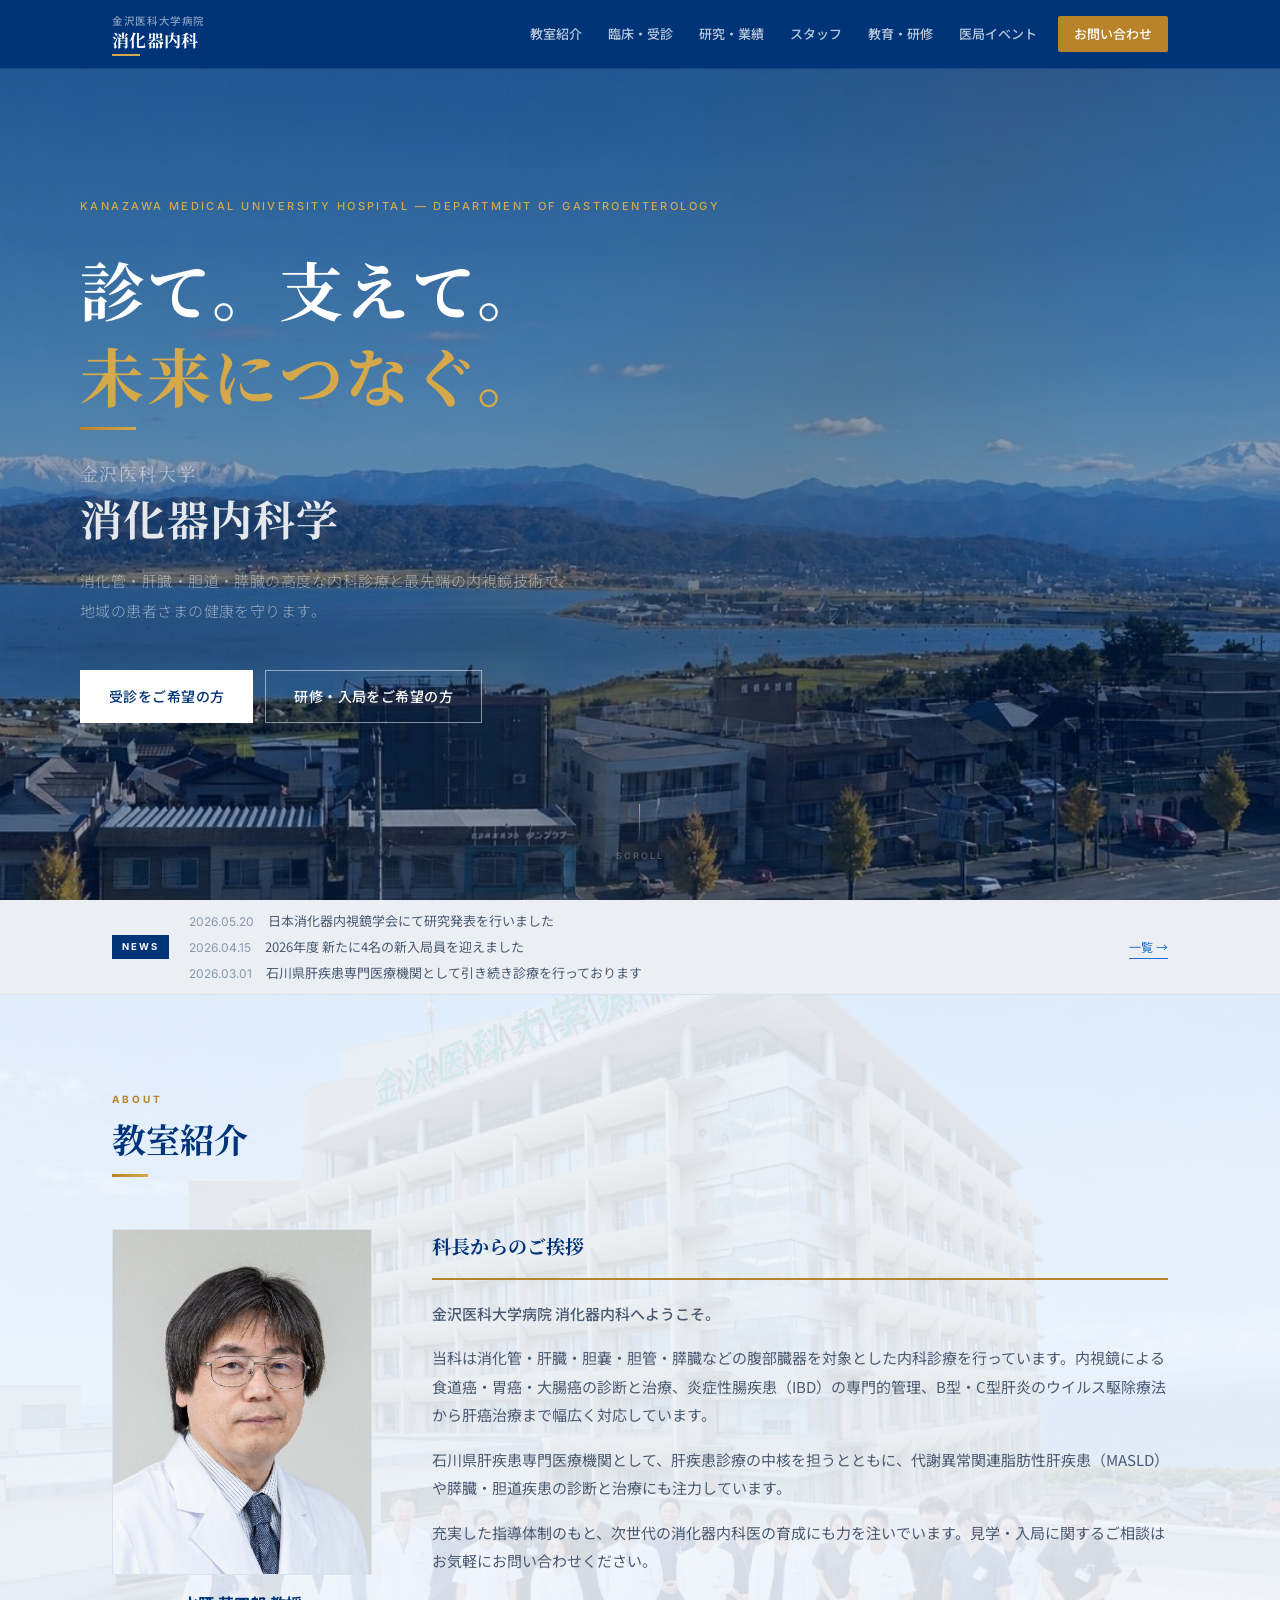
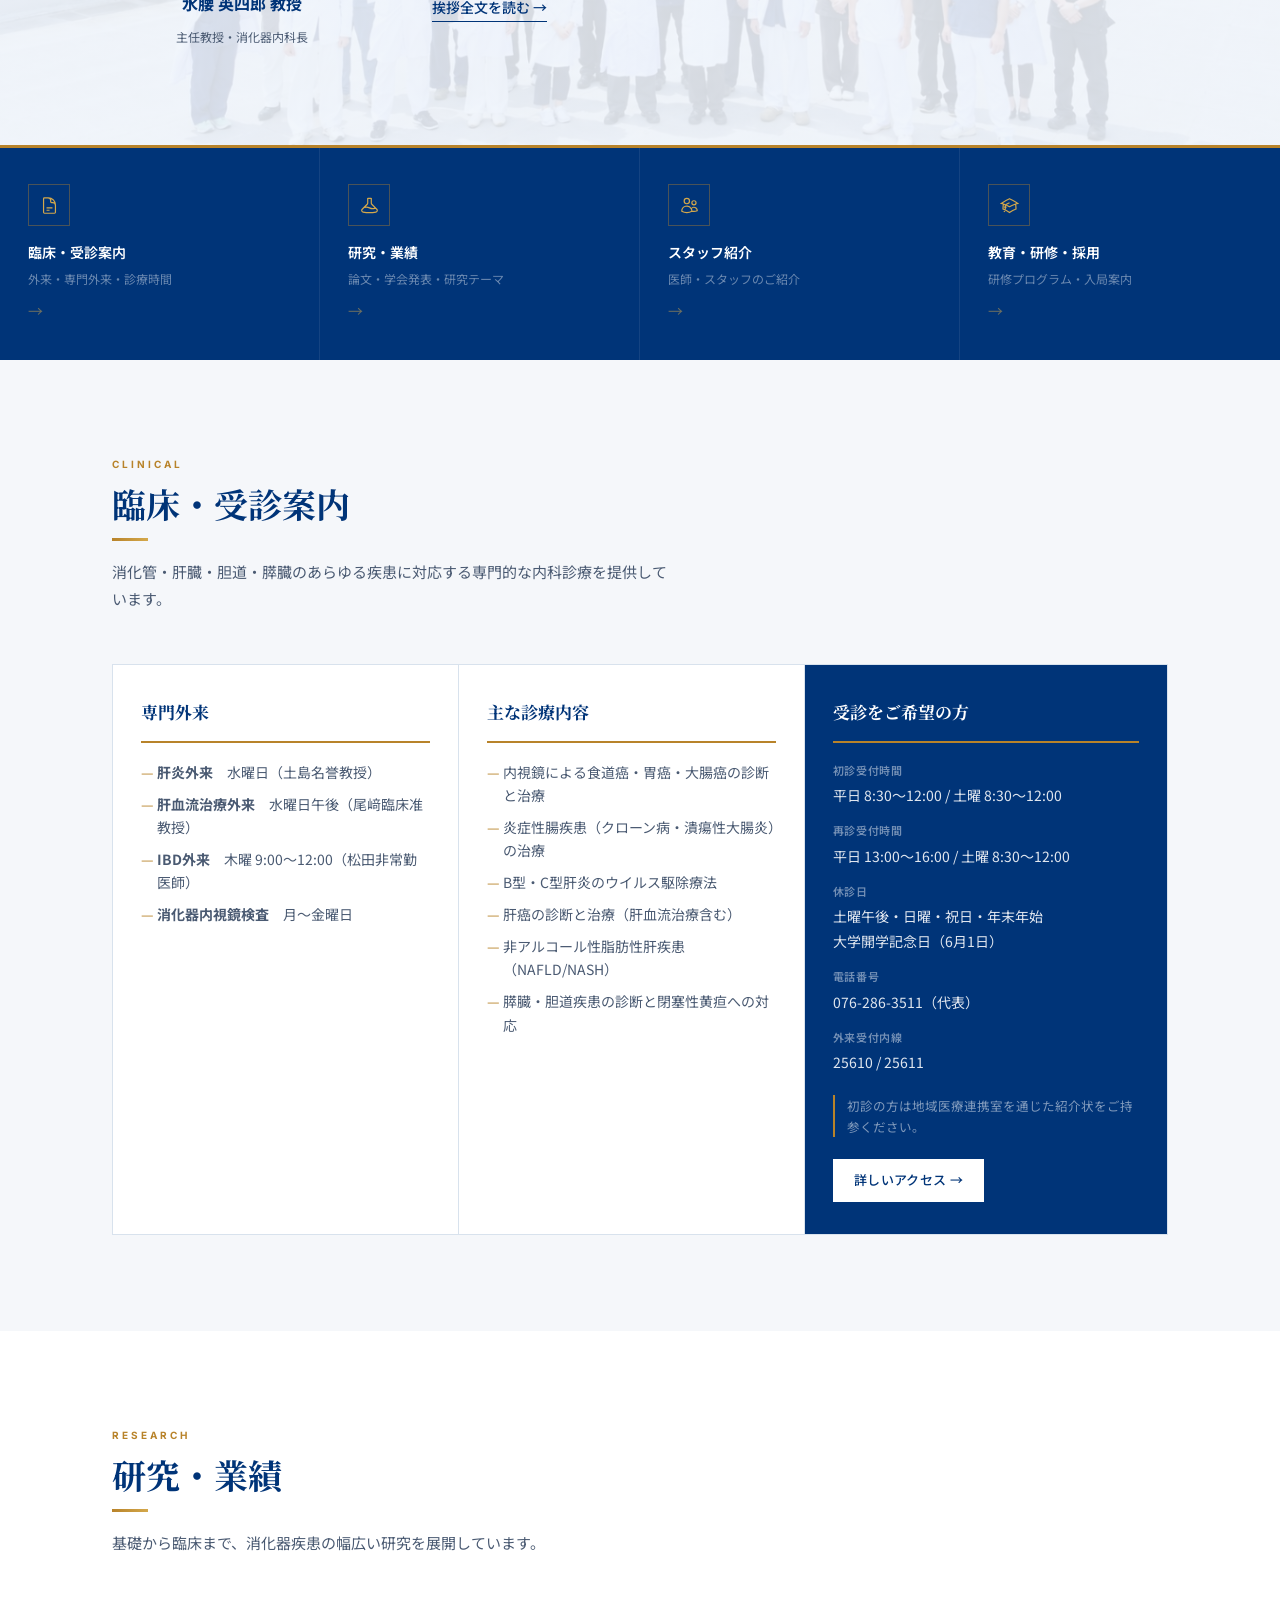
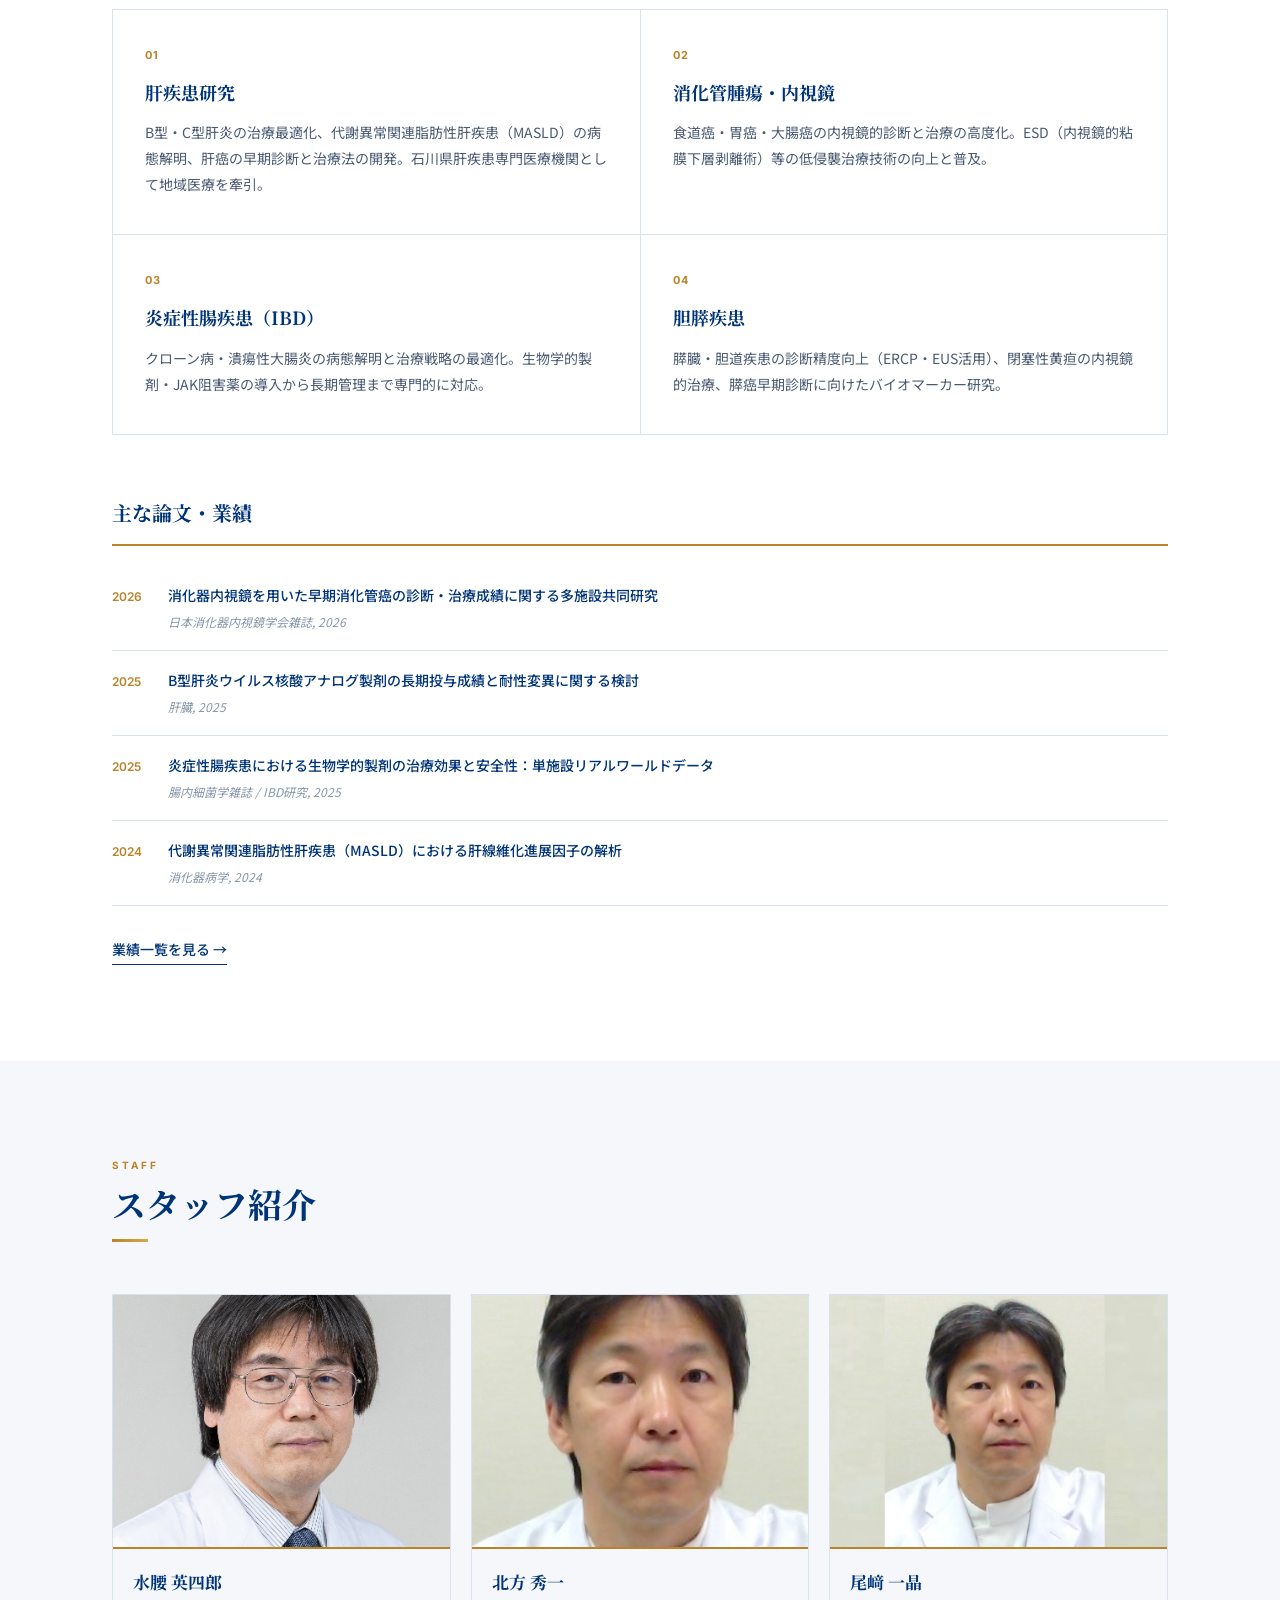
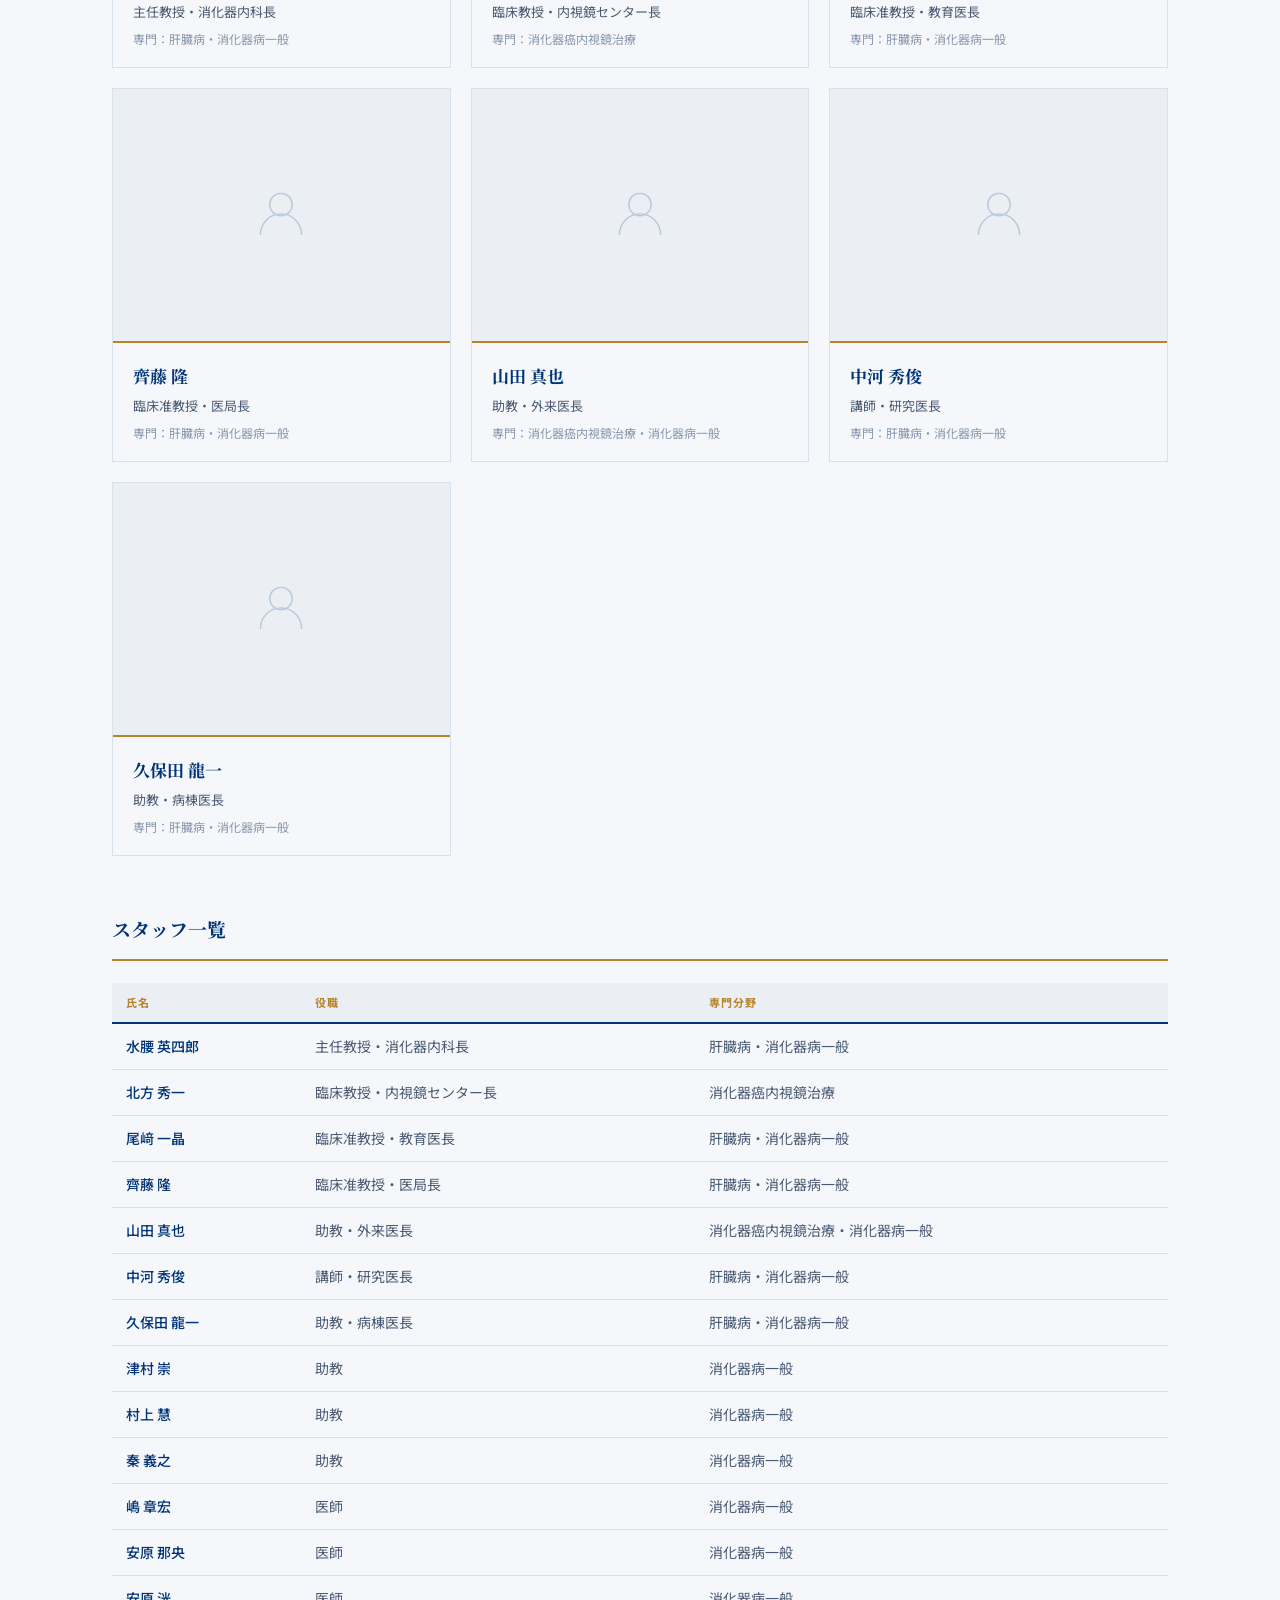
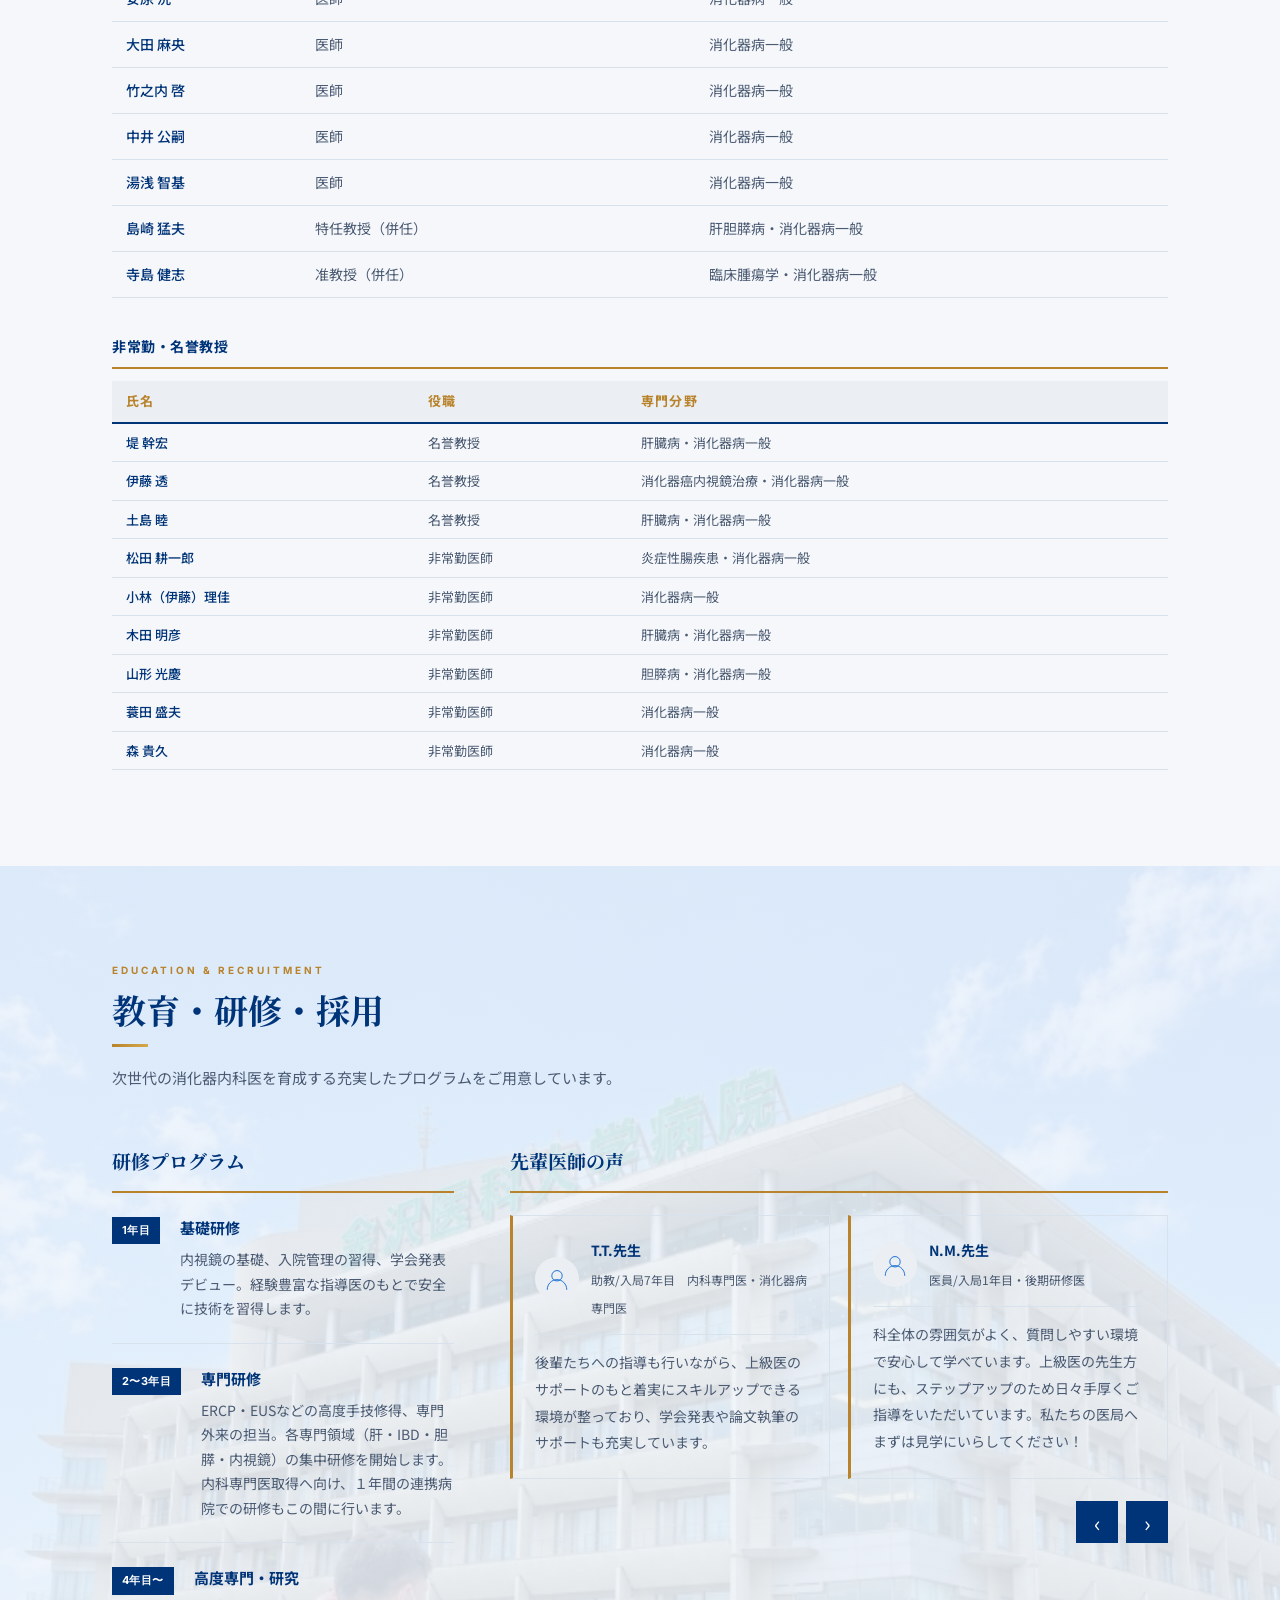
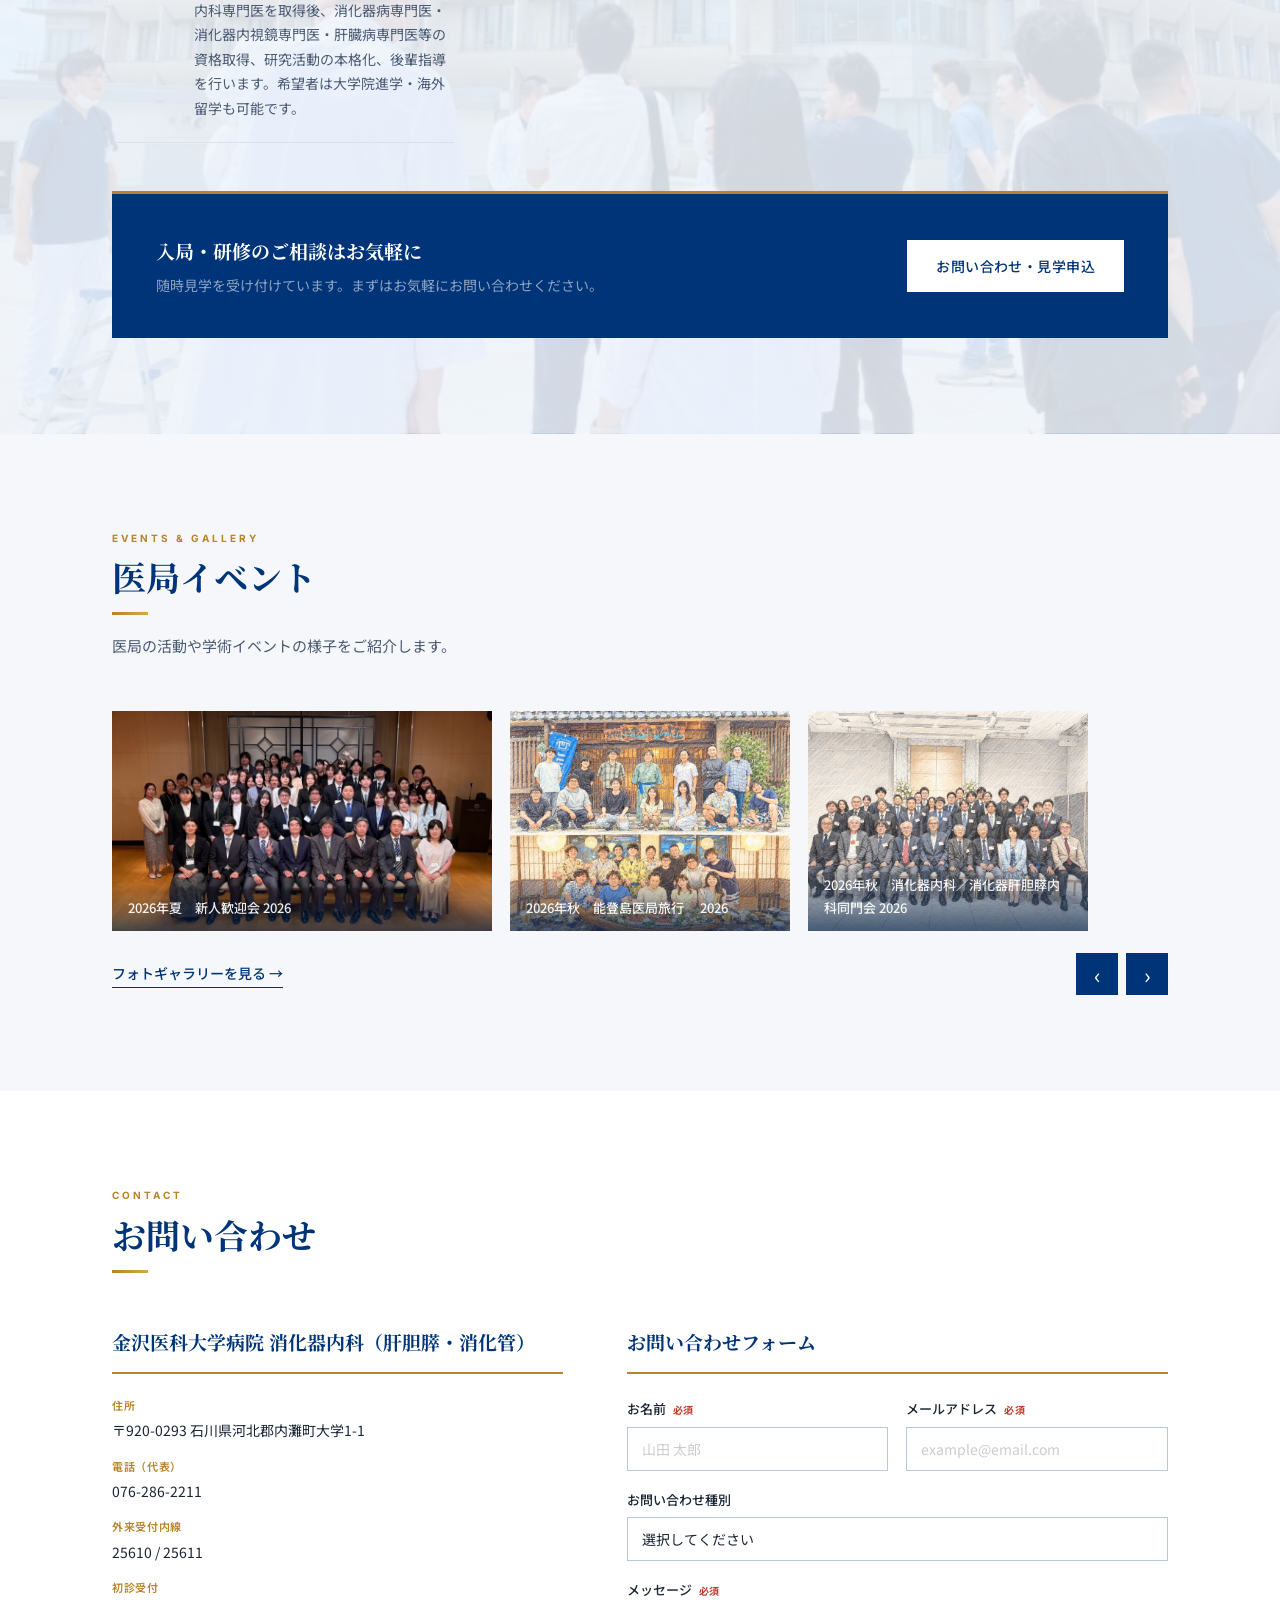
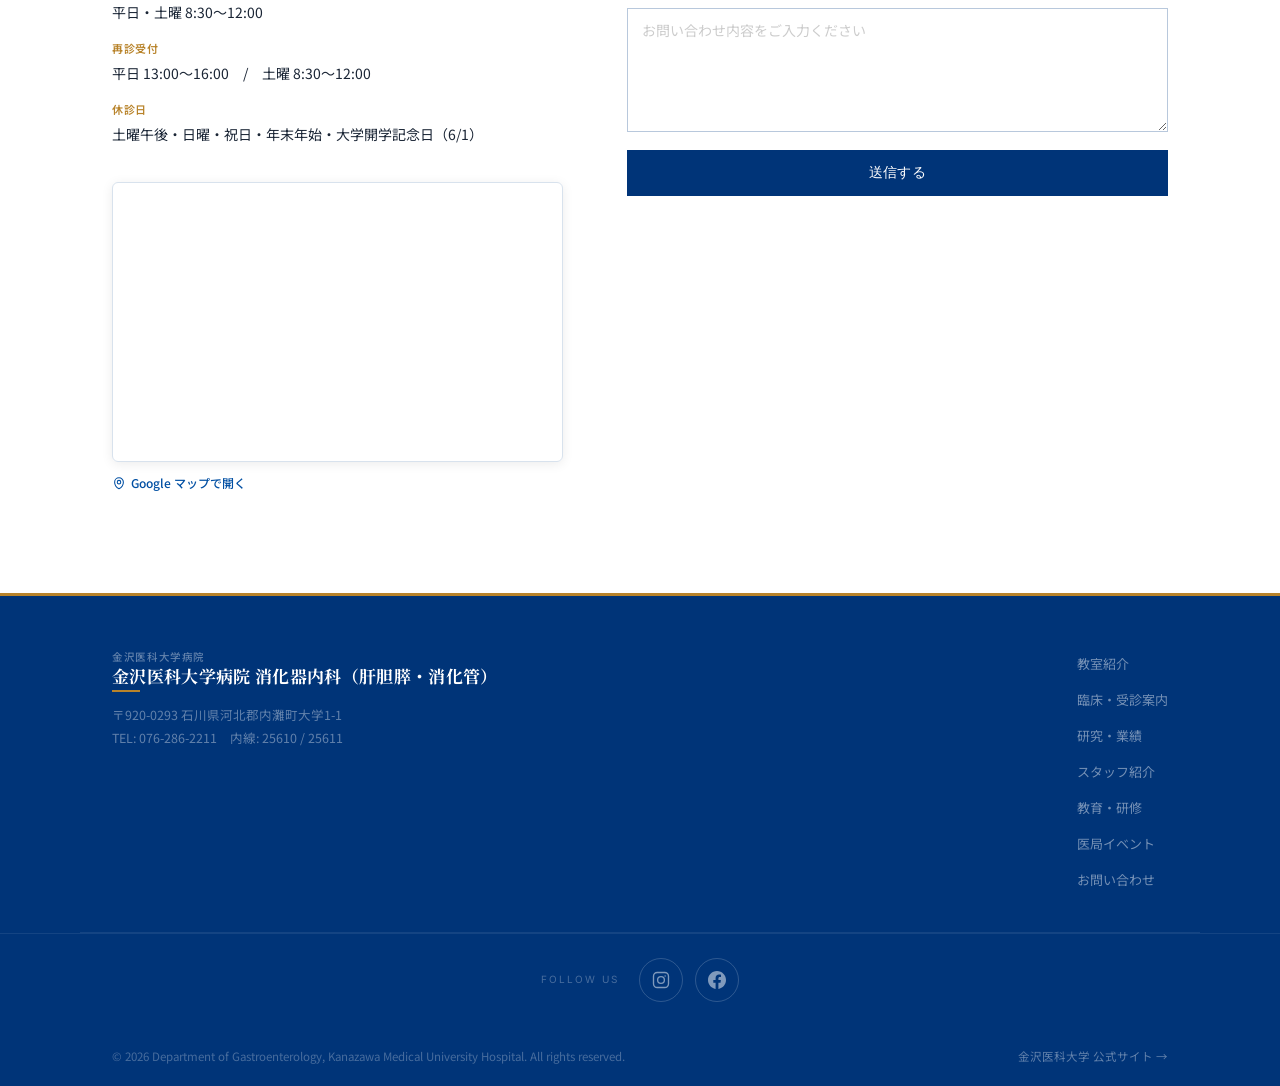
<file: index.html>
<!DOCTYPE html>
<html lang="ja">
<head>
  <meta charset="UTF-8">
  <meta name="viewport" content="width=device-width, initial-scale=1.0">
  <title>消化器内科（肝胆膵・消化管）| 金沢医科大学病院</title>
  <meta name="description" content="金沢医科大学病院 消化器内科（肝胆膵・消化管）。石川県肝疾患専門医療機関として、内視鏡治療・肝疾患・炎症性腸疾患・胆膵疾患の高度な診療を提供しています。">
  <meta name="keywords" content="金沢医科大学病院,消化器内科,肝胆膵,消化管,内視鏡治療,肝疾患,炎症性腸疾患,胆膵疾患,石川県,金沢">
  <meta name="robots" content="index, follow">
  <link rel="canonical" href="https://kanazawaika-gastro.netlify.app/">
  <meta property="og:type" content="website">
  <meta property="og:title" content="消化器内科（肝胆膵・消化管）| 金沢医科大学病院">
  <meta property="og:description" content="金沢医科大学病院 消化器内科（肝胆膵・消化管）。石川県肝疾患専門医療機関として、内視鏡治療・肝疾患・炎症性腸疾患・胆膵疾患の高度な診療を提供しています。">
  <meta property="og:url" content="https://kanazawaika-gastro.netlify.app/">
  <meta property="og:locale" content="ja_JP">
  <script type="application/ld+json">
  {
    "@context": "https://schema.org",
    "@type": "MedicalOrganization",
    "name": "金沢医科大学病院 消化器内科",
    "alternateName": ["金沢医科大学消化器内科", "金沢医大消化器内科"],
    "description": "石川県肝疾患専門医療機関として、内視鏡治療・肝疾患・炎症性腸疾患・胆膵疾患の高度な診療を提供しています。",
    "url": "https://kanazawaika-gastro.netlify.app/",
    "address": {
      "@type": "PostalAddress",
      "addressCountry": "JP",
      "addressRegion": "石川県",
      "addressLocality": "河北郡内灘町"
    },
    "parentOrganization": {
      "@type": "Hospital",
      "name": "金沢医科大学病院"
    }
  }
  </script>
  <link rel="preconnect" href="https://fonts.googleapis.com">
  <link rel="preconnect" href="https://fonts.gstatic.com" crossorigin>
  <link href="https://fonts.googleapis.com/css2?family=Noto+Sans+JP:wght@300;400;500;700&family=Noto+Serif+JP:wght@400;600;700&family=Inter:wght@300;400;500;600&display=swap" rel="stylesheet">
  <script>/* キャッシュバスター: 管理画面で保存するたびにバージョンが変わります */
  (function(){var v=localStorage.getItem('hp_v')||'0';document.write('<link rel="stylesheet" href="style.css?v='+v+'">');}());</script>
</head>
<body>

  <!-- ===== Header ===== -->
  <header class="header" id="header">
    <div class="header-inner">
      <a href="#hero" class="logo">
        <span class="logo-univ">金沢医科大学病院</span>
        <span class="logo-dept">消化器内科</span>
      </a>
      <nav>
        <ul class="nav-list" id="navList">
          <li><a href="#about">教室紹介</a></li>
          <li><a href="#clinical">臨床・受診</a></li>
          <li><a href="#research">研究・業績</a></li>
          <li><a href="#staff">スタッフ</a></li>
          <li><a href="#education">教育・研修</a></li>
          <li><a href="#events">医局イベント</a></li>
          <li><a href="#contact" class="nav-cta">お問い合わせ</a></li>
        </ul>
        <button class="nav-toggle" id="navToggle" aria-label="メニューを開く">
          <span></span><span></span><span></span>
        </button>
      </nav>
    </div>
  </header>

  <!-- Mobile Drawer -->
  <div class="mobile-nav" id="mobileNav">
    <ul>
      <li><a href="#about">教室紹介</a></li>
      <li><a href="#clinical">臨床・受診</a></li>
      <li><a href="#research">研究・業績</a></li>
      <li><a href="#staff">スタッフ</a></li>
      <li><a href="#education">教育・研修</a></li>
      <li><a href="#events">医局イベント</a></li>
      <li><a href="#contact">お問い合わせ</a></li>
    </ul>
  </div>

  <!-- ===== Hero ===== -->
  <section class="hero" id="hero">
    <div class="hero-bg" id="hero-bg">
      <div class="hero-grid"></div>
    </div>
    <div class="hero-inner">
      <p class="hero-eyebrow">Kanazawa Medical University Hospital — Department of Gastroenterology</p>
      <p class="hero-catchphrase" id="hero-catchphrase">診て。支えて。<br><em>未来につなぐ。</em></p>
      <span class="hero-rule"></span>
      <h1 class="hero-title">
        <span class="hero-univ">金沢医科大学</span>
        <span class="hero-dept-name">消化器内科学</span>
      </h1>
      <p class="hero-tagline">消化管・肝臓・胆道・膵臓の高度な内科診療と最先端の内視鏡技術で、<br>地域の患者さまの健康を守ります。</p>
      <div class="hero-actions">
        <a href="#clinical" class="btn btn-white">受診をご希望の方</a>
        <a href="#education" class="btn btn-ghost">研修・入局をご希望の方</a>
      </div>
    </div>
    <div class="hero-scroll" aria-hidden="true">
      <div class="scroll-line"></div>
      <span>SCROLL</span>
    </div>
  </section>

  <!-- ===== News Bar ===== -->
  <section class="news-bar" id="news">
    <div class="news-inner">
      <span class="news-badge">NEWS</span>
      <div class="news-ticker" id="news-ticker">
        <!-- data.js から自動生成 -->
      </div>
      <a href="#" class="news-all">一覧 →</a>
    </div>
  </section>

  <!-- ===== About ===== -->
  <section class="section" id="about">
    <div class="container">
      <header class="section-header">
        <span class="section-label">About</span>
        <h2 class="section-title">教室紹介</h2>
        <div class="section-rule"></div>
      </header>
      <div class="about-grid">
        <div class="about-left">
          <div class="photo-block photo-portrait" id="chief-photo">
            <!-- data.js から自動生成 -->
          </div>
          <div class="prof-nameplate" id="chief-name">
            <strong></strong>
            <span></span>
          </div>
        </div>
        <div class="about-right">
          <h3 class="about-heading">科長からのご挨拶</h3>
          <div id="chief-message"><!-- data.js から自動生成 --></div>
          <a href="#" class="link-more">挨拶全文を読む →</a>
        </div>
      </div>
    </div>
  </section>

  <!-- ===== Quick Navigation ===== -->
  <nav class="quick-nav" aria-label="クイックナビゲーション">
    <a href="#clinical" class="qnav-item">
      <div class="qnav-icon">
        <svg viewBox="0 0 24 24" fill="none" stroke="currentColor" stroke-width="1.5"><path d="M19.5 14.25v-2.625a3.375 3.375 0 00-3.375-3.375h-1.5A1.125 1.125 0 0113.5 7.125v-1.5a3.375 3.375 0 00-3.375-3.375H8.25m0 12.75h7.5m-7.5 3H12M10.5 2.25H5.625c-.621 0-1.125.504-1.125 1.125v17.25c0 .621.504 1.125 1.125 1.125h12.75c.621 0 1.125-.504 1.125-1.125V11.25a9 9 0 00-9-9z"/></svg>
      </div>
      <div class="qnav-text">
        <h3>臨床・受診案内</h3>
        <p>外来・専門外来・診療時間</p>
      </div>
      <span class="qnav-arrow">→</span>
    </a>
    <a href="#research" class="qnav-item">
      <div class="qnav-icon">
        <svg viewBox="0 0 24 24" fill="none" stroke="currentColor" stroke-width="1.5"><path d="M9.75 3.104v5.714a2.25 2.25 0 01-.659 1.591L5 14.5M9.75 3.104c-.251.023-.501.05-.75.082m.75-.082a24.301 24.301 0 014.5 0m0 0v5.714c0 .597.237 1.17.659 1.591L19.8 15.3M14.25 3.104c.251.023.501.05.75.082M19.8 15.3l-1.57.393A9.065 9.065 0 0112 15a9.065 9.065 0 00-6.23-.693L5 14.5m14.8.8l1.402 1.402c1.232 1.232.65 3.318-1.067 3.611A48.309 48.309 0 0112 21c-2.773 0-5.491-.235-8.135-.687-1.718-.293-2.3-2.379-1.067-3.61L5 14.5"/></svg>
      </div>
      <div class="qnav-text">
        <h3>研究・業績</h3>
        <p>論文・学会発表・研究テーマ</p>
      </div>
      <span class="qnav-arrow">→</span>
    </a>
    <a href="#staff" class="qnav-item">
      <div class="qnav-icon">
        <svg viewBox="0 0 24 24" fill="none" stroke="currentColor" stroke-width="1.5"><path d="M15 19.128a9.38 9.38 0 002.625.372 9.337 9.337 0 004.121-.952 4.125 4.125 0 00-7.533-2.493M15 19.128v-.003c0-1.113-.285-2.16-.786-3.07M15 19.128v.106A12.318 12.318 0 018.624 21c-2.331 0-4.512-.645-6.374-1.766l-.001-.109a6.375 6.375 0 0111.964-3.07M12 6.375a3.375 3.375 0 11-6.75 0 3.375 3.375 0 016.75 0zm8.25 2.25a2.625 2.625 0 11-5.25 0 2.625 2.625 0 015.25 0z"/></svg>
      </div>
      <div class="qnav-text">
        <h3>スタッフ紹介</h3>
        <p>医師・スタッフのご紹介</p>
      </div>
      <span class="qnav-arrow">→</span>
    </a>
    <a href="#education" class="qnav-item">
      <div class="qnav-icon">
        <svg viewBox="0 0 24 24" fill="none" stroke="currentColor" stroke-width="1.5"><path d="M4.26 10.147a60.436 60.436 0 00-.491 6.347A48.627 48.627 0 0112 20.904a48.627 48.627 0 018.232-4.41 60.46 60.46 0 00-.491-6.347m-15.482 0a50.57 50.57 0 00-2.658-.813A59.905 59.905 0 0112 3.493a59.902 59.902 0 0110.399 5.84c-.896.248-1.783.52-2.658.814m-15.482 0A50.697 50.697 0 0112 13.489a50.702 50.702 0 017.74-3.342M6.75 15a.75.75 0 100-1.5.75.75 0 000 1.5zm0 0v-3.675A55.378 55.378 0 0112 8.443m-7.007 11.55A5.981 5.981 0 006.75 15.75v-1.5"/></svg>
      </div>
      <div class="qnav-text">
        <h3>教育・研修・採用</h3>
        <p>研修プログラム・入局案内</p>
      </div>
      <span class="qnav-arrow">→</span>
    </a>
  </nav>

  <!-- ===== Clinical ===== -->
  <section class="section section-alt" id="clinical">
    <div class="container">
      <header class="section-header">
        <span class="section-label">Clinical</span>
        <h2 class="section-title">臨床・受診案内</h2>
        <div class="section-rule"></div>
        <p class="section-desc">消化管・肝臓・胆道・膵臓のあらゆる疾患に対応する専門的な内科診療を提供しています。</p>
      </header>
      <div class="clinical-grid">
        <div class="clinical-card">
          <h3>専門外来</h3>
          <ul class="dot-list">
            <li><strong>肝炎外来</strong>　水曜日（土島名誉教授）</li>
            <li><strong>肝血流治療外来</strong>　水曜日午後（尾﨑臨床准教授）</li>
            <li><strong>IBD外来</strong>　木曜 9:00〜12:00（松田非常勤医師）</li>
            <li><strong>消化器内視鏡検査</strong>　月〜金曜日</li>
          </ul>
        </div>
        <div class="clinical-card">
          <h3>主な診療内容</h3>
          <ul class="dot-list">
            <li>内視鏡による食道癌・胃癌・大腸癌の診断と治療</li>
            <li>炎症性腸疾患（クローン病・潰瘍性大腸炎）の治療</li>
            <li>B型・C型肝炎のウイルス駆除療法</li>
            <li>肝癌の診断と治療（肝血流治療含む）</li>
            <li>非アルコール性脂肪性肝疾患（NAFLD/NASH）</li>
            <li>膵臓・胆道疾患の診断と閉塞性黄疸への対応</li>
          </ul>
        </div>
        <div class="clinical-card clinical-card-dark">
          <h3>受診をご希望の方</h3>
          <dl class="info-dl">
            <dt>初診受付時間</dt>
            <dd>平日 8:30〜12:00 / 土曜 8:30〜12:00</dd>
            <dt>再診受付時間</dt>
            <dd>平日 13:00〜16:00 / 土曜 8:30〜12:00</dd>
            <dt>休診日</dt>
            <dd>土曜午後・日曜・祝日・年末年始<br>大学開学記念日（6月1日）</dd>
            <dt>電話番号</dt>
            <dd>076-286-3511（代表）</dd>
            <dt>外来受付内線</dt>
            <dd>25610 / 25611</dd>
          </dl>
          <p class="clinical-note">初診の方は地域医療連携室を通じた紹介状をご持参ください。</p>
          <a href="#contact" class="btn btn-white btn-sm">詳しいアクセス →</a>
        </div>
      </div>
    </div>
  </section>

  <!-- ===== Research ===== -->
  <section class="section" id="research">
    <div class="container">
      <header class="section-header">
        <span class="section-label">Research</span>
        <h2 class="section-title">研究・業績</h2>
        <div class="section-rule"></div>
        <p class="section-desc">基礎から臨床まで、消化器疾患の幅広い研究を展開しています。</p>
      </header>
      <div class="research-areas" id="research-areas">
        <!-- data.js から自動生成 -->
      </div>
      <div class="publications">
        <h3 class="pub-heading">主な論文・業績</h3>
        <ul class="pub-list" id="pub-list">
          <!-- data.js から自動生成 -->
        </ul>
        <a href="#" class="link-more">業績一覧を見る →</a>
      </div>
    </div>
  </section>

  <!-- ===== Staff ===== -->
  <section class="section section-alt" id="staff">
    <div class="container">
      <header class="section-header">
        <span class="section-label">Staff</span>
        <h2 class="section-title">スタッフ紹介</h2>
        <div class="section-rule"></div>
      </header>

      <!-- 主要スタッフ カード（data.js の showCard: true のメンバーが表示されます） -->
      <div class="staff-grid" id="staff-cards">
        <!-- data.js から自動生成 -->
      </div>

      <!-- 全スタッフ一覧 -->
      <div class="staff-table-wrap">
        <h3 class="sub-heading" style="margin-top: 56px;">スタッフ一覧</h3>
        <table class="staff-table">
          <thead>
            <tr><th>氏名</th><th>役職</th><th>専門分野</th></tr>
          </thead>
          <tbody id="staff-table-body">
            <!-- data.js から自動生成 -->
          </tbody>
        </table>
        <div class="nonregular-wrap">
          <h4 class="nonregular-title">非常勤・名誉教授</h4>
          <table class="staff-table staff-table-sm">
            <thead><tr><th>氏名</th><th>役職</th><th>専門分野</th></tr></thead>
            <tbody id="nonregular-table-body">
              <!-- data.js から自動生成 -->
            </tbody>
          </table>
        </div>
      </div>
    </div>
  </section>

  <!-- ===== Education ===== -->
  <section class="section" id="education">
    <div class="container">
      <header class="section-header">
        <span class="section-label">Education &amp; Recruitment</span>
        <h2 class="section-title">教育・研修・採用</h2>
        <div class="section-rule"></div>
        <p class="section-desc">次世代の消化器内科医を育成する充実したプログラムをご用意しています。</p>
      </header>
      <div class="edu-grid">
        <div class="edu-program">
          <h3 class="sub-heading">研修プログラム</h3>
          <div class="steps" id="training-steps">
            <!-- data.js から自動生成 -->
          </div>
        </div>
        <div class="edu-voices">
          <h3 class="sub-heading">先輩医師の声</h3>
          <div class="hscroll-wrap">
            <div class="hscroll-track voices-track" id="voices-list">
              <!-- data.js から自動生成 -->
            </div>
            <div class="hscroll-footer">
              <div class="hscroll-nav">
                <button class="hscroll-btn" onclick="scrollCarousel('voices-list',-1)" aria-label="前へ">&#8249;</button>
                <button class="hscroll-btn" onclick="scrollCarousel('voices-list',1)"  aria-label="次へ">&#8250;</button>
              </div>
            </div>
          </div>
        </div>
      </div>
      <div class="recruit-banner">
        <div class="recruit-text">
          <h3>入局・研修のご相談はお気軽に</h3>
          <p>随時見学を受け付けています。まずはお気軽にお問い合わせください。</p>
        </div>
        <a href="#contact" class="btn btn-white">お問い合わせ・見学申込</a>
      </div>
    </div>
  </section>

  <!-- ===== Events ===== -->
  <section class="section section-alt" id="events">
    <div class="container">
      <header class="section-header">
        <span class="section-label">Events &amp; Gallery</span>
        <h2 class="section-title">医局イベント</h2>
        <div class="section-rule"></div>
        <p class="section-desc">医局の活動や学術イベントの様子をご紹介します。</p>
      </header>
      <div class="hscroll-wrap">
        <div class="hscroll-track" id="events-track">
          <!-- data.js から自動生成 -->
        </div>
        <div class="hscroll-footer">
          <a href="#" class="link-more" style="margin-right:auto;">フォトギャラリーを見る →</a>
          <div class="hscroll-nav">
            <button class="hscroll-btn" onclick="scrollCarousel('events-track',-1)" aria-label="前へ">&#8249;</button>
            <button class="hscroll-btn" onclick="scrollCarousel('events-track',1)"  aria-label="次へ">&#8250;</button>
          </div>
        </div>
      </div>
    </div>
  </section>

  <!-- ===== Contact ===== -->
  <section class="section" id="contact">
    <div class="container">
      <header class="section-header">
        <span class="section-label">Contact</span>
        <h2 class="section-title">お問い合わせ</h2>
        <div class="section-rule"></div>
      </header>
      <div class="contact-grid">
        <div class="contact-left">
          <div class="contact-block" id="contact-info-block">
            <!-- data.js から自動生成 -->
          </div>
          <div class="map-block" id="map-block">
            <!-- script.js が Google マップ iframe を自動挿入 -->
          </div>
        </div>
        <div class="contact-right">
          <h3 class="sub-heading">お問い合わせフォーム</h3>
          <form class="contact-form" id="contactForm" name="contact" data-netlify="true" novalidate>
            <input type="hidden" name="form-name" value="contact">
            <div class="form-row">
              <div class="form-group">
                <label for="name">お名前 <span class="req">必須</span></label>
                <input type="text" id="name" name="name" placeholder="山田 太郎" required>
              </div>
              <div class="form-group">
                <label for="email">メールアドレス <span class="req">必須</span></label>
                <input type="email" id="email" name="email" placeholder="example@email.com" required>
              </div>
            </div>
            <div class="form-group">
              <label for="category">お問い合わせ種別</label>
              <select id="category" name="category">
                <option value="">選択してください</option>
                <option value="patient">受診・患者さまについて</option>
                <option value="training">研修・入局について</option>
                <option value="research">研究・共同研究について</option>
                <option value="media">メディア・取材について</option>
                <option value="other">その他</option>
              </select>
            </div>
            <div class="form-group">
              <label for="message">メッセージ <span class="req">必須</span></label>
              <textarea id="message" name="message" rows="5" placeholder="お問い合わせ内容をご入力ください" required></textarea>
            </div>
            <button type="submit" class="btn btn-dark btn-full">送信する</button>
          </form>
        </div>
      </div>
    </div>
  </section>

  <!-- ===== Footer ===== -->
  <footer class="footer">
    <div class="footer-main">
      <div class="footer-brand">
        <div class="logo">
          <span class="logo-univ">金沢医科大学病院</span>
          <span class="logo-dept" id="footer-dept-name">消化器内科</span>
        </div>
        <p class="footer-desc" id="footer-contact"><!-- data.js から自動生成 --></p>
      </div>
      <nav class="footer-nav" aria-label="フッターナビゲーション">
        <ul>
          <li><a href="#about">教室紹介</a></li>
          <li><a href="#clinical">臨床・受診案内</a></li>
          <li><a href="#research">研究・業績</a></li>
          <li><a href="#staff">スタッフ紹介</a></li>
          <li><a href="#education">教育・研修</a></li>
          <li><a href="#events">医局イベント</a></li>
          <li><a href="#contact">お問い合わせ</a></li>
        </ul>
      </nav>
    </div>
    <!-- SNS リンク（script.js が data.js の social 設定から自動生成） -->
    <div class="footer-social" id="footer-social" style="display:none;">
      <div class="footer-social-inner">
        <span class="footer-social-label">Follow Us</span>
        <div class="social-links" id="social-links"></div>
      </div>
    </div>

    <div class="footer-bottom">
      <p>© 2026 Department of Gastroenterology, Kanazawa Medical University Hospital. All rights reserved.</p>
      <a href="https://www.kanazawa-med.ac.jp/" target="_blank" rel="noopener noreferrer">金沢医科大学 公式サイト →</a>
    </div>
  </footer>

  <div class="toast" id="toast" role="status" aria-live="polite">お問い合わせを送信しました。</div>

  <script>
  (function(){
    var v=localStorage.getItem('hp_v')||'0';
    document.write('<scr'+'ipt src="data.js?v='+v+'"><\/scr'+'ipt>');
    document.write('<scr'+'ipt src="script.js?v='+v+'"><\/scr'+'ipt>');
  }());
  </script>
</body>
</html>
</file>
<file: style.css>
/* ===== Reset & Base ===== */
*, *::before, *::after { box-sizing: border-box; margin: 0; padding: 0; }

:root {
  /* Navy palette */
  --navy:       #003478;
  --navy-mid:   #004fa3;
  --navy-light: #1a6fd4;
  --navy-pale:  #ddeaf8;
  --navy-bg:    #f0f5fb;

  /* Gold palette */
  --gold:       #b8832a;
  --gold-light: #d4a84b;
  --gold-pale:  #faf3e6;

  /* Neutral */
  --bg:         #ffffff;
  --bg-alt:     #f5f7fa;
  --black:      #0c1a2e;
  --text:       #1a2535;
  --muted:      #4a5a72;
  --light:      #8897ac;
  --border:     #d8e2ed;
  --border-2:   #b8c8dc;

  --font-sans:  'Noto Sans JP', 'Inter', sans-serif;
  --font-serif: 'Noto Serif JP', 'Georgia', serif;
  --font-num:   'Inter', sans-serif;

  --max-w: 1120px;
  --ease:  0.22s ease;
}

html { scroll-behavior: smooth; font-size: 16px; }

body {
  font-family: var(--font-sans);
  background: var(--bg);
  color: var(--text);
  line-height: 1.75;
  -webkit-font-smoothing: antialiased;
  overflow-x: hidden;
}

a { color: inherit; text-decoration: none; }
img { max-width: 100%; display: block; }

/* ===== Container ===== */
.container { max-width: var(--max-w); margin: 0 auto; padding: 0 32px; }

/* ===== Buttons ===== */
.btn {
  display: inline-flex; align-items: center; justify-content: center;
  padding: 13px 28px; font-size: 14px; font-weight: 500;
  border: 1.5px solid transparent; cursor: pointer;
  transition: background var(--ease), color var(--ease), border-color var(--ease);
  letter-spacing: 0.03em; white-space: nowrap;
}
.btn-dark    { background: var(--navy); color: #fff; border-color: var(--navy); }
.btn-dark:hover { background: var(--navy-mid); border-color: var(--navy-mid); }
.btn-white   { background: #fff; color: var(--navy); border-color: #fff; }
.btn-white:hover { background: var(--navy-pale); border-color: var(--navy-pale); color: var(--navy); }
.btn-ghost   { background: transparent; color: #fff; border-color: rgba(255,255,255,0.5); }
.btn-ghost:hover { background: rgba(255,255,255,0.12); border-color: #fff; }
.btn-gold    { background: var(--gold); color: #fff; border-color: var(--gold); }
.btn-gold:hover { background: var(--gold-light); border-color: var(--gold-light); }
.btn-sm  { padding: 9px 20px; font-size: 13px; }
.btn-full { width: 100%; }

/* ===== Header ===== */
.header {
  position: fixed; top: 0; left: 0; right: 0; z-index: 200;
  background: var(--navy);
  border-bottom: 1px solid rgba(255,255,255,0.10);
  transition: border-color var(--ease), box-shadow var(--ease);
}
.header.scrolled {
  border-color: rgba(0,0,0,0.18);
  box-shadow: 0 2px 28px rgba(0,52,120,0.35);
}
.header-inner {
  max-width: var(--max-w); margin: 0 auto; padding: 0 32px;
  height: 68px; display: flex; align-items: center; justify-content: space-between;
}

/* Logo */
.logo { display: flex; flex-direction: column; gap: 1px; }
.logo-univ { font-size: 10.5px; font-weight: 500; color: rgba(255,255,255,0.52); letter-spacing: 0.06em; }
.logo-dept  { font-family: var(--font-serif); font-size: 17px; font-weight: 700; color: #ffffff; line-height: 1; letter-spacing: 0.02em; }

/* Gold accent line under logo */
.logo::after {
  content: ''; display: block;
  width: 28px; height: 2px;
  background: var(--gold-light);
  margin-top: 5px;
}

/* Nav */
.nav-list { display: flex; align-items: center; gap: 0; list-style: none; }
.nav-list a {
  display: block; padding: 6px 13px;
  font-size: 13px; font-weight: 500; color: rgba(255,255,255,0.72);
  transition: color var(--ease);
  position: relative;
}
.nav-list a::after {
  content: ''; position: absolute; bottom: -2px; left: 13px; right: 13px;
  height: 2px; background: var(--gold-light);
  transform: scaleX(0); transition: transform var(--ease);
}
.nav-list a:hover { color: #fff; }
.nav-list a:hover::after { transform: scaleX(1); }
.nav-cta {
  background: var(--gold) !important; color: #fff !important;
  padding: 7px 16px !important; margin-left: 8px;
  border-radius: 2px;
}
.nav-cta:hover { background: var(--gold-light) !important; }
.nav-cta::after { display: none !important; }

/* Hamburger */
.nav-toggle {
  display: none; flex-direction: column; gap: 5px;
  background: none; border: none; cursor: pointer; padding: 6px;
}
.nav-toggle span {
  display: block; width: 22px; height: 1.5px;
  background: rgba(255,255,255,0.85); border-radius: 2px;
  transition: transform 0.3s ease, opacity 0.3s ease;
}
.nav-toggle.active span:nth-child(1) { transform: rotate(45deg) translate(4.5px, 4.5px); }
.nav-toggle.active span:nth-child(2) { opacity: 0; }
.nav-toggle.active span:nth-child(3) { transform: rotate(-45deg) translate(4.5px, -4.5px); }

/* Mobile Drawer */
.mobile-nav {
  position: fixed; top: 68px; left: 0; right: 0; z-index: 199;
  background: var(--navy); border-bottom: 1px solid rgba(255,255,255,0.10);
  transform: translateY(-8px); opacity: 0; pointer-events: none;
  transition: transform 0.28s ease, opacity 0.28s ease;
}
.mobile-nav.open { transform: translateY(0); opacity: 1; pointer-events: all; }
.mobile-nav ul { list-style: none; padding: 12px 24px 20px; }
.mobile-nav ul li a {
  display: block; padding: 13px 0;
  font-size: 15px; color: rgba(255,255,255,0.80);
  border-bottom: 1px solid rgba(255,255,255,0.09);
}
.mobile-nav ul li:last-child a { border-bottom: none; }

/* ===== Hero ===== */
.hero {
  position: relative; overflow: hidden;
  min-height: 100vh; display: flex; align-items: center;
  padding: 120px 32px 100px;
}
.hero-bg {
  position: absolute; inset: 0;
  background: linear-gradient(135deg, #001f4e 0%, #003478 40%, #004fa3 70%, #003478 100%);
}
/* Subtle pattern overlay */
.hero-grid {
  position: absolute; inset: 0;
  background-image:
    linear-gradient(rgba(255,255,255,0.018) 1px, transparent 1px),
    linear-gradient(90deg, rgba(255,255,255,0.018) 1px, transparent 1px);
  background-size: 56px 56px;
}
/* Gold shimmer diagonal */
.hero-bg::after {
  content: '';
  position: absolute; inset: 0;
  background: linear-gradient(120deg, transparent 40%, rgba(184,131,42,0.12) 60%, transparent 75%);
  pointer-events: none;
}
.hero-inner {
  position: relative; z-index: 1;
  max-width: var(--max-w); margin: 0 auto; padding: 0;
  width: 100%;
}
.hero-eyebrow {
  font-family: var(--font-num);
  font-size: 11px; font-weight: 500; letter-spacing: 0.22em;
  color: var(--gold-light); text-transform: uppercase;
  margin-bottom: 28px; display: block;
}
/* Large catchphrase – main visual statement */
.hero-catchphrase {
  font-family: var(--font-serif);
  font-size: clamp(38px, 5.5vw, 64px);
  font-weight: 700; line-height: 1.35;
  color: #ffffff; letter-spacing: 0.04em;
  margin-bottom: 10px;
}
.hero-catchphrase em {
  font-style: normal;
  color: var(--gold-light);
}
/* Gold rule under catchphrase */
.hero-rule {
  display: block; width: 56px; height: 3px;
  background: linear-gradient(90deg, var(--gold), var(--gold-light));
  margin-bottom: 28px;
}
.hero-title {
  font-family: var(--font-serif);
  display: flex; flex-direction: column; gap: 4px;
  margin-bottom: 24px;
}
.hero-univ {
  font-size: clamp(14px, 2vw, 18px); font-weight: 400;
  color: rgba(255,255,255,0.50); letter-spacing: 0.08em;
}
.hero-dept-name {
  font-size: clamp(26px, 3.8vw, 42px); font-weight: 700;
  color: rgba(255,255,255,0.88); letter-spacing: 0.03em; line-height: 1.15;
}
.hero-tagline {
  font-size: 15px; line-height: 2; font-weight: 300;
  color: rgba(255,255,255,0.52); margin-bottom: 44px;
  letter-spacing: 0.03em;
}
.hero-actions { display: flex; gap: 12px; flex-wrap: wrap; }

/* Scroll indicator */
.hero-scroll {
  position: absolute; bottom: 36px; left: 50%;
  transform: translateX(-50%);
  display: flex; flex-direction: column; align-items: center; gap: 8px;
  color: rgba(255,255,255,0.28); z-index: 1;
}
.scroll-line {
  width: 1px; height: 36px;
  background: linear-gradient(180deg, var(--gold-light), transparent);
  animation: scrollAnim 2.2s ease-in-out infinite;
}
@keyframes scrollAnim {
  0%, 100% { opacity: 0.25; }
  50%       { opacity: 0.9; }
}
.hero-scroll span { font-size: 9px; letter-spacing: 0.22em; font-family: var(--font-num); font-weight: 500; }

/* ===== News Bar ===== */
.news-bar { background: var(--navy-bg); border-bottom: 1px solid var(--border); }
.news-inner {
  max-width: var(--max-w); margin: 0 auto; padding: 0 32px;
  min-height: 50px; display: flex; align-items: center; gap: 20px;
  flex-wrap: wrap; padding-top: 10px; padding-bottom: 10px;
}
.news-badge {
  font-family: var(--font-num); font-size: 9.5px; font-weight: 700;
  letter-spacing: 0.2em; color: #fff; background: var(--navy);
  padding: 4px 10px; flex-shrink: 0;
}
.news-ticker { display: flex; flex-direction: column; gap: 3px; flex: 1; min-width: 0; }
.news-item { display: flex; align-items: baseline; gap: 14px; }
.news-date {
  font-family: var(--font-num); font-size: 12px; color: var(--light);
  flex-shrink: 0;
}
.news-text {
  font-size: 13px; color: var(--muted);
  white-space: nowrap; overflow: hidden; text-overflow: ellipsis;
  transition: color var(--ease);
}
.news-text:hover { color: var(--navy); }
.news-all {
  font-size: 12px; color: var(--navy-light); flex-shrink: 0;
  border-bottom: 1px solid var(--navy-light); padding-bottom: 1px;
  transition: color var(--ease);
}
.news-all:hover { color: var(--navy); }

/* ===== Section Base ===== */
.section { padding: 96px 0; }
.section-alt { background: var(--bg-alt); }
.section-navy {
  background: var(--navy);
  color: #fff;
}

.section-header { margin-bottom: 52px; }
.section-label {
  display: block; font-family: var(--font-num);
  font-size: 10px; font-weight: 700; letter-spacing: 0.3em;
  text-transform: uppercase; color: var(--gold);
  margin-bottom: 10px;
}
.section-title {
  font-family: var(--font-serif);
  font-size: clamp(26px, 3.5vw, 34px); font-weight: 700;
  color: var(--navy); line-height: 1.2; margin-bottom: 14px;
}
.section-navy .section-title { color: #fff; }
.section-rule {
  width: 36px; height: 3px;
  background: linear-gradient(90deg, var(--gold), var(--gold-light));
  margin-bottom: 18px;
}
.section-desc { font-size: 15px; color: var(--muted); max-width: 560px; }
.section-navy .section-desc { color: rgba(255,255,255,0.60); }
.section-navy .section-label { color: var(--gold-light); }

/* ===== About ===== */
.about-grid { display: grid; grid-template-columns: 260px 1fr; gap: 60px; align-items: start; }

.photo-block { width: 100%; }
.photo-portrait {
  aspect-ratio: 3 / 4;
  background: var(--navy-bg); border: 1px solid var(--border);
  display: flex; align-items: center; justify-content: center;
}
.photo-dummy {
  display: flex; flex-direction: column; align-items: center; gap: 10px;
  color: var(--border-2);
}
.photo-dummy svg { width: 48px; }
.photo-dummy span { font-size: 11px; color: #bbbbbb; }

.prof-nameplate { margin-top: 14px; text-align: center; }
.prof-nameplate strong { display: block; font-size: 16px; font-weight: 700; margin-bottom: 4px; color: var(--navy); }
.prof-nameplate span { font-size: 12px; color: var(--muted); }

.about-heading {
  font-family: var(--font-serif);
  font-size: 19px; font-weight: 700; margin-bottom: 20px;
  padding-bottom: 16px; border-bottom: 2px solid var(--gold);
  color: var(--navy);
}
.about-lead { font-size: 17px; font-weight: 500; margin-bottom: 16px; line-height: 1.85; color: var(--navy); }
.about-right p { font-size: 15px; color: var(--muted); margin-bottom: 16px; line-height: 1.9; }

.link-more {
  display: inline-flex; align-items: center;
  font-size: 14px; font-weight: 500; color: var(--navy);
  border-bottom: 1px solid var(--navy); padding-bottom: 2px;
  transition: opacity var(--ease);
}
.link-more:hover { opacity: 0.6; }
.link-more.center { display: flex; justify-content: center; margin-top: 36px; }

/* ===== Quick Nav ===== */
.quick-nav {
  background: var(--navy);
  display: grid; grid-template-columns: repeat(4, 1fr);
  border-top: 3px solid var(--gold);
}
.qnav-item {
  padding: 36px 28px;
  border-right: 1px solid rgba(255,255,255,0.08);
  display: flex; flex-direction: column; gap: 10px;
  transition: background var(--ease);
}
.qnav-item:last-child { border-right: none; }
.qnav-item:hover { background: rgba(184,131,42,0.12); }
.qnav-icon {
  width: 42px; height: 42px;
  border: 1px solid rgba(184,131,42,0.4);
  display: flex; align-items: center; justify-content: center;
  color: var(--gold-light); margin-bottom: 4px;
}
.qnav-icon svg { width: 19px; height: 19px; }
.qnav-text h3 { font-size: 14px; font-weight: 600; color: #fff; margin-bottom: 4px; }
.qnav-text p  { font-size: 12px; color: rgba(255,255,255,0.42); line-height: 1.6; }
.qnav-arrow {
  font-size: 15px; color: var(--gold-light);
  transition: color var(--ease), transform var(--ease);
  display: inline-block; opacity: 0.5;
}
.qnav-item:hover .qnav-arrow { opacity: 1; transform: translateX(5px); }

/* ===== Clinical ===== */
.clinical-grid { display: grid; grid-template-columns: 1fr 1fr 1.05fr; gap: 1px; background: var(--border); border: 1px solid var(--border); }
.clinical-card { background: var(--bg); padding: 32px 28px; }
.section-alt .clinical-card { background: #fff; }
.clinical-card h3 {
  font-family: var(--font-serif); font-size: 17px; font-weight: 700;
  margin-bottom: 18px; padding-bottom: 14px;
  border-bottom: 2px solid var(--gold); color: var(--navy);
}
.dot-list { list-style: none; display: flex; flex-direction: column; gap: 9px; }
.dot-list li {
  font-size: 14px; color: var(--muted); padding-left: 16px;
  position: relative; line-height: 1.65;
}
.dot-list li::before { content: '—'; position: absolute; left: 0; color: var(--gold); }

.clinical-card-dark {
  background: var(--navy) !important;
  color: #fff;
}
.clinical-card-dark h3 { color: #fff; border-color: var(--gold); }
.info-dl { margin-bottom: 20px; }
.info-dl dt { font-size: 11px; font-weight: 600; color: rgba(255,255,255,0.45); letter-spacing: 0.06em; margin-bottom: 3px; margin-top: 14px; }
.info-dl dt:first-child { margin-top: 0; }
.info-dl dd { font-size: 14px; color: rgba(255,255,255,0.88); }
.clinical-note {
  font-size: 12.5px; color: rgba(255,255,255,0.5); line-height: 1.7;
  border-left: 2px solid var(--gold);
  padding-left: 12px; margin-bottom: 22px;
}

/* ===== Research ===== */
.research-areas {
  display: grid; grid-template-columns: repeat(2, 1fr);
  gap: 1px; background: var(--border); border: 1px solid var(--border);
  margin-bottom: 60px;
}
.research-item {
  background: var(--bg); padding: 36px 32px;
  transition: background var(--ease);
  position: relative;
}
.research-item::before {
  content: ''; position: absolute; top: 0; left: 0;
  width: 3px; height: 0;
  background: linear-gradient(180deg, var(--gold), var(--gold-light));
  transition: height 0.3s ease;
}
.research-item:hover { background: var(--navy-bg); }
.research-item:hover::before { height: 100%; }
.research-num {
  display: block; font-family: var(--font-num);
  font-size: 11px; font-weight: 700; letter-spacing: 0.12em;
  color: var(--gold); margin-bottom: 12px;
}
.research-item h3 {
  font-family: var(--font-serif);
  font-size: 18px; font-weight: 700; margin-bottom: 12px; color: var(--navy);
}
.research-item p { font-size: 14px; color: var(--muted); line-height: 1.85; }

.pub-heading {
  font-family: var(--font-serif);
  font-size: 20px; font-weight: 700; margin-bottom: 20px;
  padding-bottom: 14px; border-bottom: 2px solid var(--gold);
  color: var(--navy);
}
.pub-list { list-style: none; margin-bottom: 28px; }
.pub-item {
  display: flex; gap: 24px; align-items: flex-start;
  padding: 18px 0; border-bottom: 1px solid var(--border);
}
.pub-year {
  font-family: var(--font-num); font-size: 12px; font-weight: 600;
  color: var(--gold); flex-shrink: 0; min-width: 32px; padding-top: 2px;
}
.pub-title  { font-size: 14px; font-weight: 500; color: var(--navy); margin-bottom: 4px; line-height: 1.65; }
.pub-meta   { font-size: 12px; color: var(--light); font-style: italic; }

/* ===== Staff ===== */
.staff-grid {
  display: grid; grid-template-columns: repeat(3, 1fr);
  gap: 20px; margin-bottom: 8px;
}
.staff-card {
  border: 1px solid var(--border);
  transition: box-shadow var(--ease), transform var(--ease);
  overflow: hidden;
}
.staff-card:hover {
  box-shadow: 0 6px 28px rgba(0,52,120,0.14);
  transform: translateY(-2px);
}
.staff-photo {
  aspect-ratio: 4 / 3; background: var(--navy-bg);
  display: flex; align-items: center; justify-content: center;
}
.photo-dummy-sm { color: var(--border-2); }
.photo-dummy-sm svg { width: 56px; }
.staff-body  { padding: 18px 20px; border-top: 2px solid var(--gold); }
.staff-body h4 { font-family: var(--font-serif); font-size: 17px; font-weight: 700; margin-bottom: 4px; color: var(--navy); }
.staff-rank  { font-size: 13px; color: var(--muted); margin-bottom: 4px; }
.staff-spec  { font-size: 12px; color: var(--light); }

/* ===== Education ===== */
.edu-grid { display: grid; grid-template-columns: 1fr 1fr; gap: 56px; margin-bottom: 48px; }
.sub-heading {
  font-family: var(--font-serif);
  font-size: 19px; font-weight: 700; margin-bottom: 22px;
  padding-bottom: 14px; border-bottom: 2px solid var(--gold);
  color: var(--navy);
}
.steps { display: flex; flex-direction: column; }
.step-item {
  display: flex; gap: 20px; align-items: flex-start;
  padding: 22px 0; border-bottom: 1px solid var(--border);
}
.step-item:first-child { padding-top: 0; }
.step-tag {
  font-family: var(--font-num); font-size: 11px; font-weight: 700;
  letter-spacing: 0.04em; color: #fff; background: var(--navy);
  padding: 4px 10px; flex-shrink: 0; white-space: nowrap; margin-top: 2px;
}
.step-body h4 { font-size: 15px; font-weight: 700; margin-bottom: 6px; color: var(--navy); }
.step-body p  { font-size: 14px; color: var(--muted); line-height: 1.75; }

.voice-card {
  border: 1px solid var(--border); padding: 22px; margin-bottom: 14px;
  transition: box-shadow var(--ease);
  border-left: 3px solid var(--gold);
}
.voice-card:hover { box-shadow: 0 2px 16px rgba(0,52,120,0.10); }
.voice-meta {
  display: flex; align-items: center; gap: 12px;
  margin-bottom: 14px; padding-bottom: 14px; border-bottom: 1px solid var(--border);
}
.voice-avatar {
  width: 44px; height: 44px; border-radius: 50%; background: var(--navy-bg);
  display: flex; align-items: center; justify-content: center; flex-shrink: 0; color: var(--navy-light);
}
.voice-avatar svg { width: 26px; }
.voice-meta strong { display: block; font-size: 14px; font-weight: 700; margin-bottom: 2px; color: var(--navy); }
.voice-meta span   { font-size: 12px; color: var(--muted); }
.voice-card > p    { font-size: 14px; color: var(--muted); line-height: 1.9; }

.recruit-banner {
  background: var(--navy); color: #fff; padding: 40px 44px;
  display: flex; align-items: center; justify-content: space-between; gap: 32px;
  border-top: 3px solid var(--gold);
}
.recruit-text h3 {
  font-family: var(--font-serif);
  font-size: 19px; font-weight: 700; color: #fff; margin-bottom: 6px;
}
.recruit-text p { font-size: 14px; color: rgba(255,255,255,0.55); }

/* ===== Events ===== */
.events-layout { display: grid; grid-template-columns: 1.4fr 1fr; gap: 14px; margin-bottom: 12px; }
.events-sub    { display: grid; grid-template-columns: 1fr 1fr; gap: 14px; }
.event-photo {
  background: var(--navy-bg); position: relative; overflow: hidden;
  display: flex; align-items: flex-end;
  transition: filter var(--ease);
}
.event-photo:hover { filter: brightness(0.90); }
.event-photo-lg { height: 360px; }
.event-photo-sm { height: 172px; }
.event-label {
  position: absolute; bottom: 0; left: 0; right: 0;
  background: linear-gradient(transparent, rgba(0,30,70,0.72));
  padding: 20px 16px 12px;
  font-size: 13px; font-weight: 500; color: rgba(255,255,255,0.92);
}

/* ===== Contact ===== */
.contact-grid { display: grid; grid-template-columns: 1fr 1.2fr; gap: 64px; }
.contact-block { margin-bottom: 36px; }
.contact-dl { font-size: 14px; }
.contact-dl dt { font-size: 11px; font-weight: 600; color: var(--gold); letter-spacing: 0.06em; margin-top: 14px; margin-bottom: 3px; }
.contact-dl dt:first-child { margin-top: 0; }
.contact-dl dd { color: var(--text); }
.map-block { margin-top: 20px; }
.map-wrap {
  width: 100%; height: 280px;
  border-radius: 6px; overflow: hidden;
  border: 1px solid var(--border);
  box-shadow: 0 2px 12px rgba(0,0,0,0.08);
}
.map-wrap iframe { display: block; width: 100%; height: 100%; }
.map-link {
  display: inline-flex; align-items: center; gap: 5px;
  margin-top: 10px;
  font-size: 12px; font-weight: 500;
  color: var(--navy-mid); text-decoration: none;
  transition: color 0.2s;
}
.map-link:hover { color: var(--gold); }

.contact-right h3 { margin-bottom: 24px; }
.contact-form  { display: flex; flex-direction: column; gap: 18px; }
.form-row { display: grid; grid-template-columns: 1fr 1fr; gap: 18px; }
.form-group { display: flex; flex-direction: column; gap: 6px; }
.form-group label { font-size: 13px; font-weight: 500; color: var(--text); }
.req { font-size: 10px; font-weight: 700; color: #c0392b; letter-spacing: 0.04em; margin-left: 4px; }
.form-group input,
.form-group select,
.form-group textarea {
  background: var(--bg); border: 1px solid var(--border-2);
  padding: 11px 14px; font-family: var(--font-sans); font-size: 14px; color: var(--text);
  transition: border-color var(--ease); appearance: none;
}
.form-group input:focus,
.form-group select:focus,
.form-group textarea:focus { outline: none; border-color: var(--navy); box-shadow: 0 0 0 3px rgba(0,52,120,0.10); }
.form-group input::placeholder,
.form-group textarea::placeholder { color: #ccc; }
.form-group textarea { resize: vertical; }

/* ===== Footer ===== */
.footer { background: var(--navy); color: rgba(255,255,255,0.65); border-top: 3px solid var(--gold); }
.footer-main {
  max-width: var(--max-w); margin: 0 auto; padding: 52px 32px 40px;
  display: flex; justify-content: space-between; align-items: flex-start;
  gap: 40px; flex-wrap: wrap;
  border-bottom: 1px solid rgba(255,255,255,0.08);
}
.footer .logo-univ { color: rgba(255,255,255,0.38); }
.footer .logo-dept { color: #fff; }
.footer .logo::after { background: var(--gold); }
.footer-desc { font-size: 12.5px; color: rgba(255,255,255,0.38); line-height: 1.8; margin-top: 12px; }
.footer-nav ul { list-style: none; display: flex; flex-direction: column; gap: 8px; }
.footer-nav a { font-size: 13px; color: rgba(255,255,255,0.45); transition: color var(--ease); }
.footer-nav a:hover { color: var(--gold-light); }
.footer-bottom {
  max-width: var(--max-w); margin: 0 auto; padding: 20px 32px;
  display: flex; justify-content: space-between; align-items: center;
  flex-wrap: wrap; gap: 12px;
}
.footer-bottom p { font-size: 11.5px; color: rgba(255,255,255,0.28); }
.footer-bottom a { font-size: 11.5px; color: rgba(255,255,255,0.38); transition: color var(--ease); }
.footer-bottom a:hover { color: var(--gold-light); }
.footer-social {
  border-top: 1px solid rgba(255,255,255,0.08);
  padding: 24px 32px;
}
.footer-social-inner {
  max-width: var(--max-w); margin: 0 auto;
  display: flex; align-items: center; justify-content: center;
  gap: 20px;
}
.footer-social-label {
  font-size: 10px; letter-spacing: 0.2em; text-transform: uppercase;
  color: rgba(255,255,255,0.28); font-family: var(--font-num);
}
.social-links { display: flex; gap: 12px; }
.social-link {
  display: flex; align-items: center; justify-content: center;
  width: 44px; height: 44px; border-radius: 50%;
  border: 1.5px solid rgba(255,255,255,0.18);
  color: rgba(255,255,255,0.5);
  transition: border-color 0.2s, color 0.2s, background 0.2s;
  text-decoration: none;
}
.social-link svg { width: 18px; height: 18px; flex-shrink: 0; }
.social-link:hover {
  border-color: var(--gold);
  color: var(--gold-light);
  background: rgba(184,131,42,0.10);
}

/* ===== 写真画像（実際の写真を使用する場合） ===== */
.staff-photo .staff-img { width: 100%; height: 100%; object-fit: cover; display: block; }
.photo-portrait .staff-img { width: 100%; height: 100%; object-fit: cover; display: block; }
.event-photo .event-img { position: absolute; inset: 0; width: 100%; height: 100%; object-fit: cover; display: block; }

/* ===== Hero sub-dept label ===== */
.hero-sub-dept {
  font-family: var(--font-num);
  font-size: 13px; font-weight: 400; letter-spacing: 0.18em;
  color: rgba(255,255,255,0.45); margin-top: -18px; margin-bottom: 28px;
  display: block;
}

/* ===== Staff Tables ===== */
.staff-table-wrap { margin-top: 16px; }
.staff-table {
  width: 100%; border-collapse: collapse;
  font-size: 14px; margin-bottom: 0;
}
.staff-table th {
  text-align: left; font-size: 11px; font-weight: 700;
  letter-spacing: 0.08em; color: var(--gold);
  border-bottom: 2px solid var(--navy);
  padding: 10px 14px; background: var(--navy-bg);
}
.staff-table td {
  padding: 12px 14px; border-bottom: 1px solid var(--border);
  color: var(--text); line-height: 1.5;
}
.staff-table td:first-child { font-weight: 500; white-space: nowrap; color: var(--navy); }
.staff-table td:nth-child(2) { color: var(--muted); white-space: nowrap; }
.staff-table td:nth-child(3) { color: var(--muted); }
.staff-table tbody tr:hover td { background: var(--navy-bg); }

.nonregular-wrap { margin-top: 36px; }
.nonregular-title {
  font-size: 14px; font-weight: 700; color: var(--navy);
  letter-spacing: 0.04em; margin-bottom: 12px;
  padding-bottom: 8px; border-bottom: 2px solid var(--gold);
}
.staff-table-sm th,
.staff-table-sm td { padding: 9px 14px; font-size: 13px; }

/* ===== Toast ===== */
.toast {
  position: fixed; bottom: 28px; right: 28px; z-index: 999;
  background: var(--navy); color: #fff;
  padding: 13px 22px; font-size: 14px; font-weight: 500;
  border: 1px solid var(--gold);
  box-shadow: 0 4px 24px rgba(0,52,120,0.35);
  transform: translateY(72px); opacity: 0;
  transition: transform 0.3s ease, opacity 0.3s ease;
  pointer-events: none;
}
.toast.show { transform: translateY(0); opacity: 1; }
.toast.toast-warn  { background: #7a5c00; border-color: #d4a84b; }
.toast.toast-error { background: #7a0000; border-color: #e06060; }

/* ===== Scroll Animations ===== */
.fade-up { opacity: 0; transform: translateY(18px); transition: opacity 0.55s ease, transform 0.55s ease; }
.fade-up.visible { opacity: 1; transform: translateY(0); }

/* ===== Horizontal Carousel ===== */
.hscroll-wrap { position: relative; }

.hscroll-track {
  display: flex;
  gap: 18px;
  overflow-x: auto;
  scroll-snap-type: x mandatory;
  scrollbar-width: none;
  -ms-overflow-style: none;
  padding-bottom: 4px;
}
.hscroll-track::-webkit-scrollbar { display: none; }
.hscroll-track > * { scroll-snap-align: start; flex-shrink: 0; }

.hscroll-footer {
  display: flex;
  align-items: center;
  justify-content: flex-end;
  margin-top: 18px;
}
.hscroll-nav { display: flex; gap: 8px; }
.hscroll-btn {
  width: 42px; height: 42px;
  background: var(--navy); color: #fff;
  border: none; cursor: pointer;
  display: flex; align-items: center; justify-content: center;
  font-size: 22px; line-height: 1;
  transition: background var(--ease);
  font-family: var(--font-sans);
}
.hscroll-btn:hover { background: var(--gold); }

/* 先輩医師の声カード（スクロール用固定幅） */
.voices-track .voice-card {
  width: 320px;
  margin-bottom: 0;
}

/* 医局イベント スクロールカード */
.event-scroll-card {
  width: 280px; height: 220px;
  position: relative; overflow: hidden;
  background: var(--navy-bg);
  flex-shrink: 0;
  transition: filter var(--ease);
}
.event-scroll-card:hover { filter: brightness(0.88); }
.event-scroll-card:first-child { width: 380px; }
.event-scroll-card .event-img {
  position: absolute; inset: 0;
  width: 100%; height: 100%;
  object-fit: cover; display: block;
}
.event-no-photo {
  position: absolute; inset: 0;
  display: flex; flex-direction: column;
  align-items: center; justify-content: center;
  gap: 10px; color: var(--light);
}
.event-no-photo svg { width: 36px; height: 36px; }
.event-no-photo span { font-size: 12px; }

/* ===== Gold Divider ===== */
.gold-divider {
  width: 100%; height: 3px;
  background: linear-gradient(90deg, var(--navy) 0%, var(--gold) 40%, var(--gold-light) 60%, var(--navy) 100%);
}

/* ===== Responsive ===== */
@media (max-width: 1024px) {
  .quick-nav   { grid-template-columns: repeat(2, 1fr); }
  .clinical-grid { grid-template-columns: 1fr 1fr; }
  .clinical-card-dark { grid-column: span 2; }
  .staff-grid  { grid-template-columns: repeat(3, 1fr); }
  .events-layout { grid-template-columns: 1fr; }
  .event-photo-lg { height: 260px; }
}

@media (max-width: 860px) {
  .about-grid  { grid-template-columns: 1fr; }
  .about-left  { max-width: 220px; }
  .research-areas { grid-template-columns: 1fr; }
  .edu-grid    { grid-template-columns: 1fr; gap: 40px; }
  .contact-grid { grid-template-columns: 1fr; }
  .recruit-banner { flex-direction: column; padding: 32px; }
  .footer-main { flex-direction: column; }
}

@media (max-width: 680px) {
  .container { padding: 0 20px; }
  .header-inner { padding: 0 20px; }
  .news-bar .news-inner { padding-left: 20px; padding-right: 20px; }
  .nav-list  { display: none; }
  .nav-toggle { display: flex; }
  .quick-nav { grid-template-columns: 1fr 1fr; }
  .clinical-grid { grid-template-columns: 1fr; }
  .clinical-card-dark { grid-column: span 1; }
  .staff-grid  { grid-template-columns: repeat(2, 1fr); }
  .events-sub  { grid-template-columns: 1fr 1fr; }
  .form-row    { grid-template-columns: 1fr; }
  .footer-bottom { flex-direction: column; align-items: flex-start; }
  .hero { padding: 100px 20px 60px; }
  .section { padding: 72px 0; }
  .hero-catchphrase { font-size: clamp(30px, 8vw, 44px); }
}

@media (max-width: 480px) {
  .quick-nav { grid-template-columns: 1fr; }
  .staff-grid { grid-template-columns: 1fr; }
}
</file>
